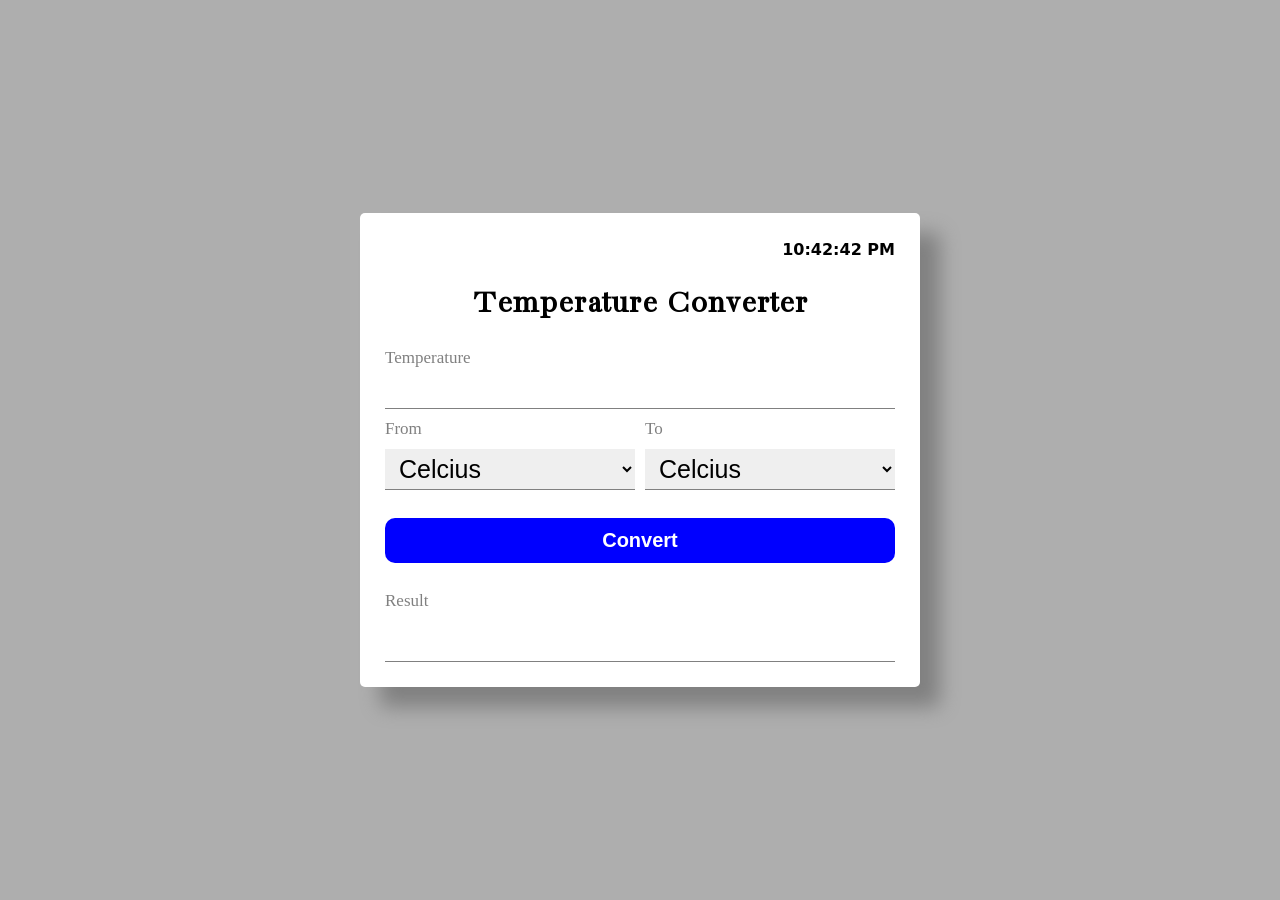
<file: Temperature Converter/index.html>
<!DOCTYPE html>
<html lang="en">

<head>
   <meta charset="UTF-8">
   <meta http-equiv="X-UA-Compatible" content="IE=edge">
   <meta name="viewport" content="width=device-width, initial-scale=1.0">
   <link rel="stylesheet" href="style.css">
   <link rel="stylesheet" href="https://cdn.jsdelivr.net/npm/bootstrap-icons@1.9.1/font/bootstrap-icons.css">
   <title>Temperature Converter</title>
</head>

<body>

   <div class="container">

      <div class="task-bar">
         <div id="p1"></div>
      </div>

      <h1>Temperature Converter</h1>

      <div class="input">

         <div style="display: flex; flex-direction: column;">
            <label for="degree">Temperature</label>
            <input type="number" name="degree" id="inputValue" required>
         </div>

         <div class="unit">
            <div>
               <label for="type">From</label>
               <select name="type" id="type1">
                  <option value="celcius">Celcius</option>
                  <option value="fahrenheit">Fahrenheit</option>
                  <option value="kelvin">Kelvin</option>Ś
               </select>
            </div>

            <div>
               <label for="type">To</label>
               <select name="type" id="type2">
                  <option value="celcius">Celcius</option>
                  <option value="fahrenheit">Fahrenheit</option>
                  <option value="kelvin">Kelvin</option>
               </select>
            </div>
         </div>

      </div>

      <button type="submit" id="btn" onclick="temperature()">Convert</button>

      <div class="result">
         <label for="result">Result</label>
         <div id="result"></div>
      </div>

   </div>

   <script src="script.js"></script>
   
</body>

</html>
</file>
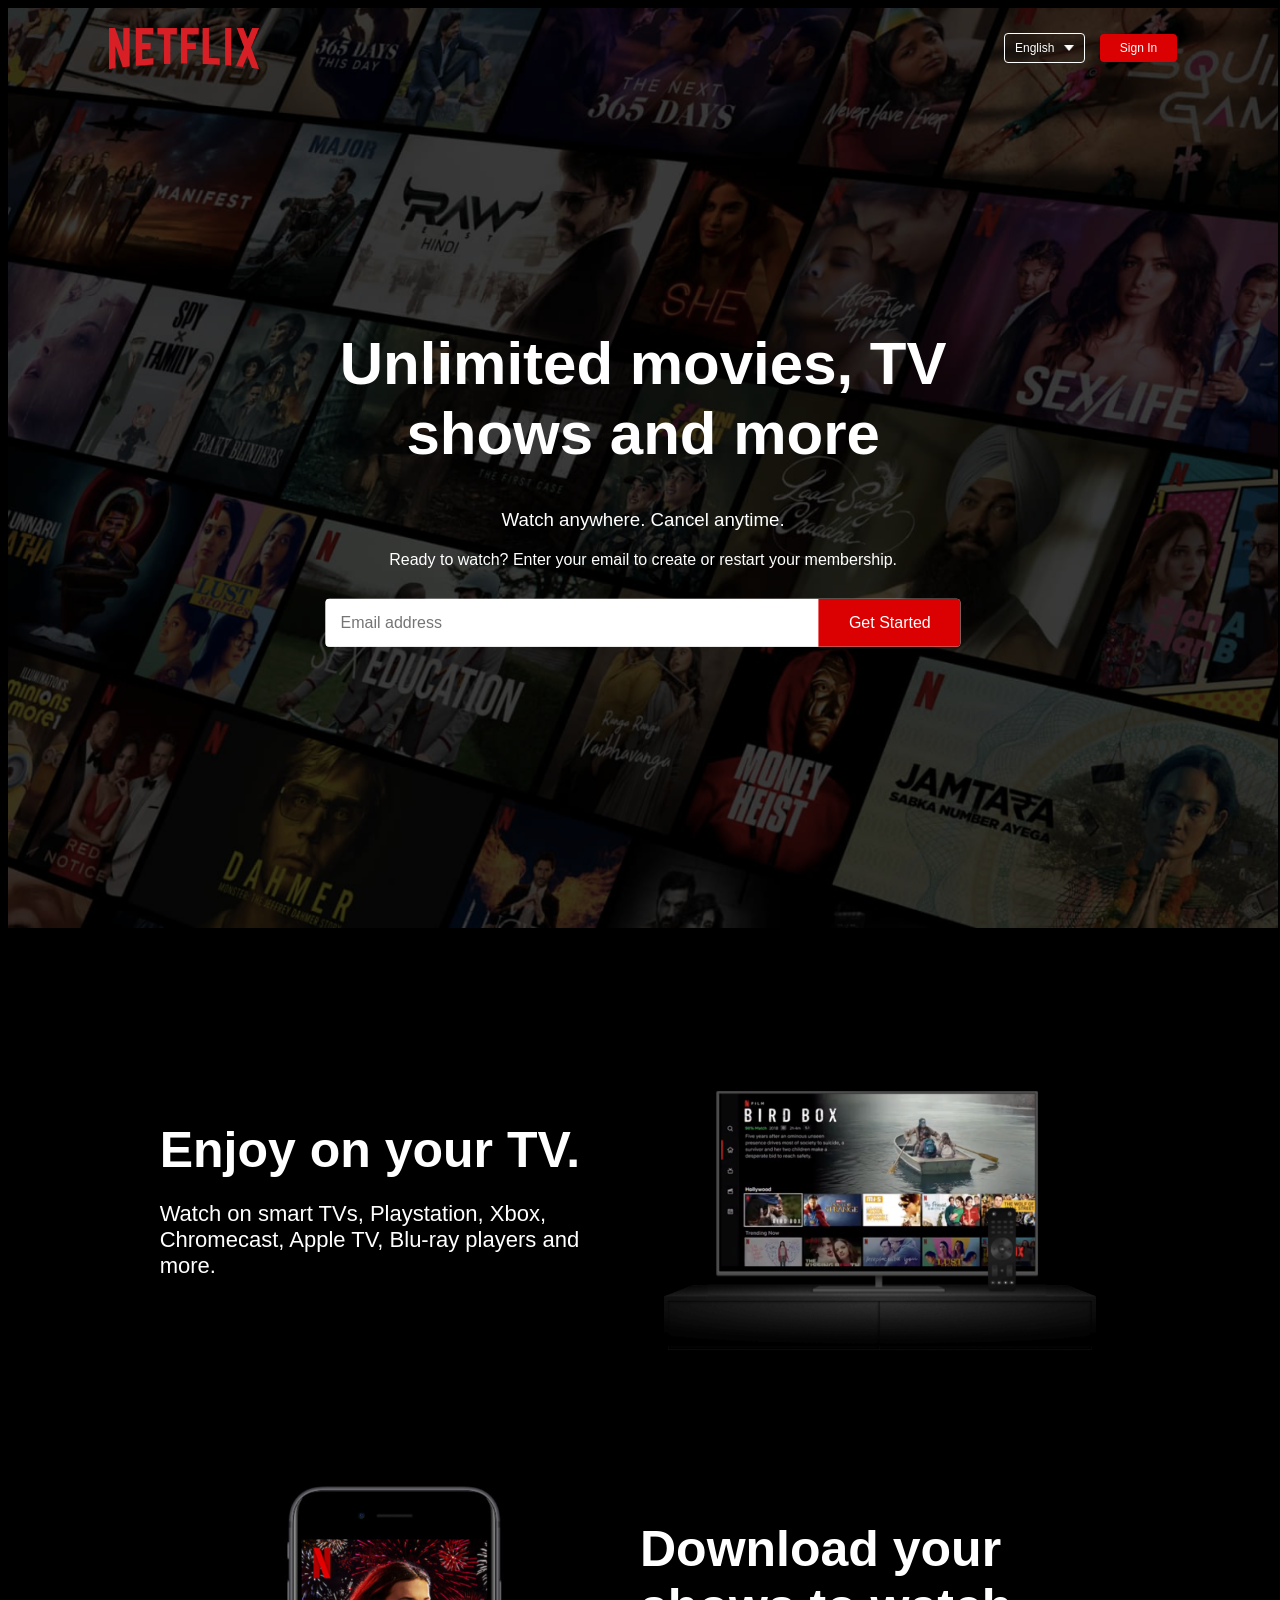
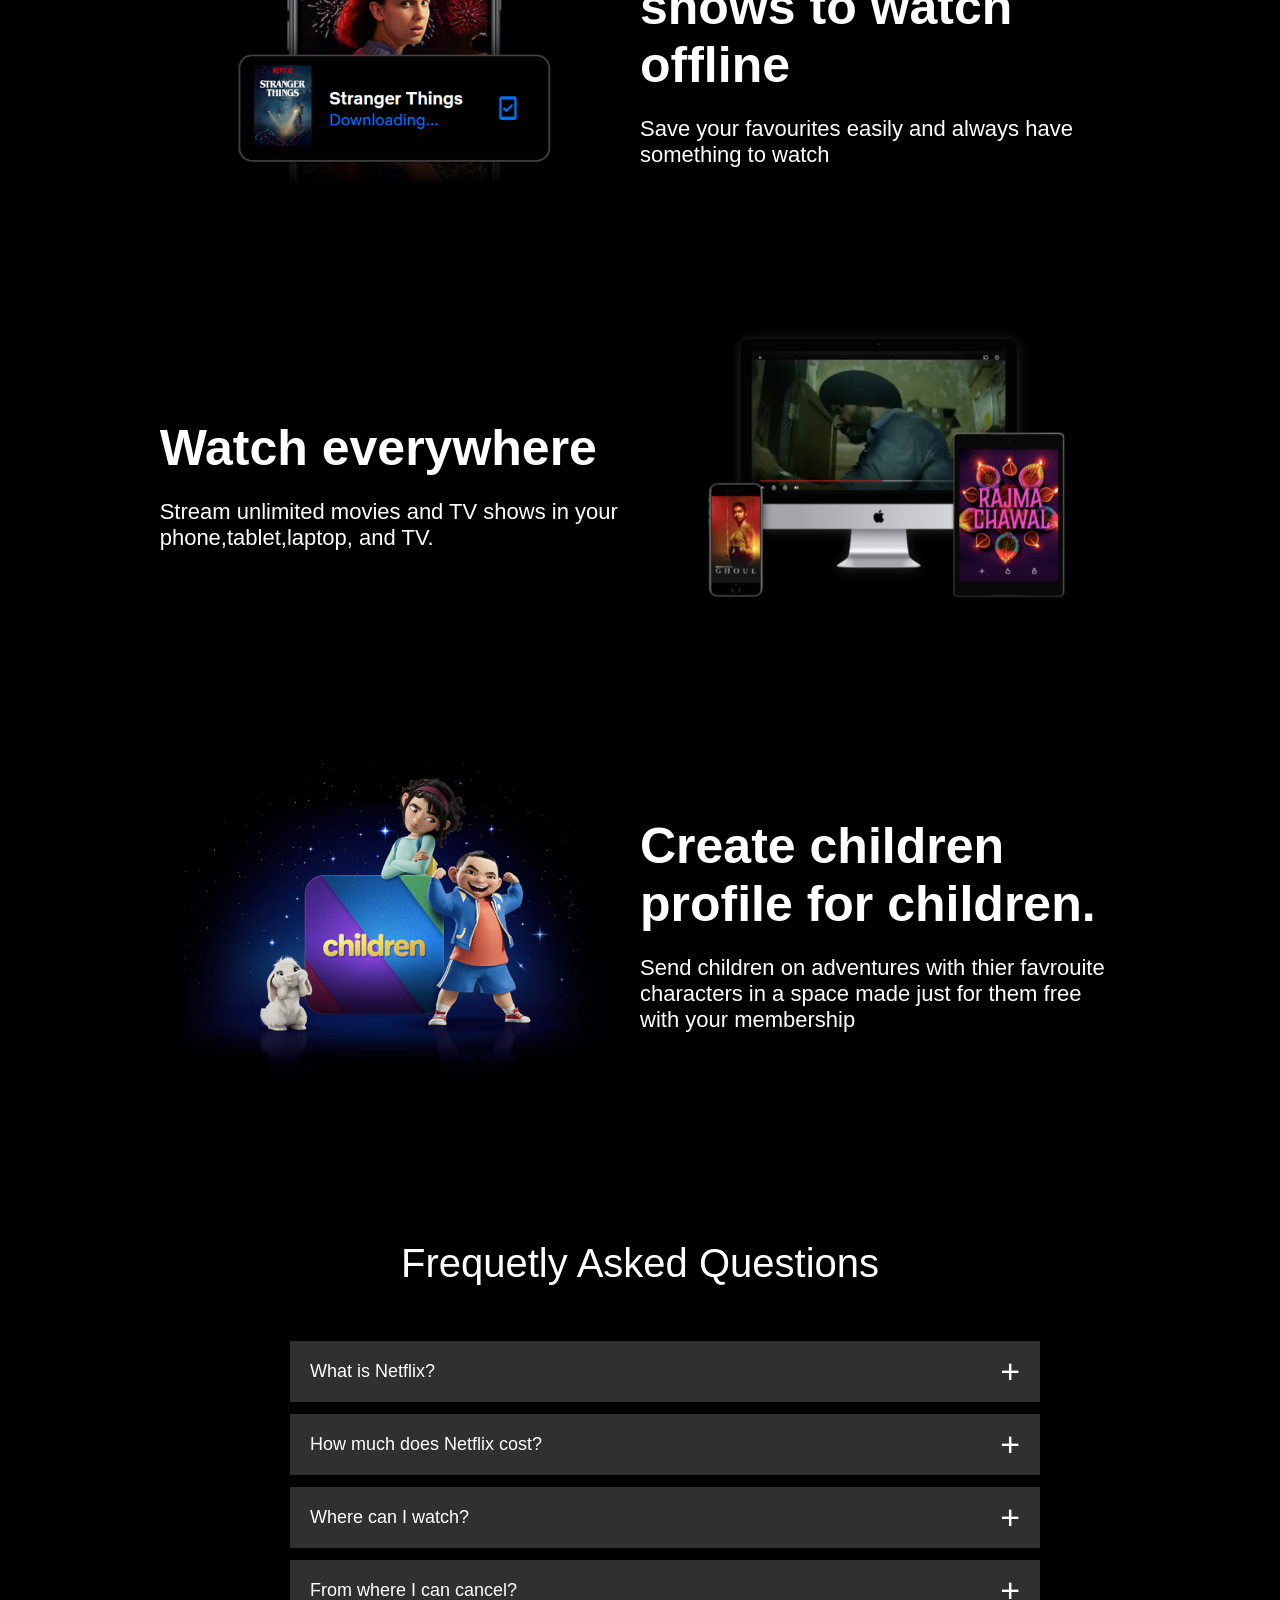
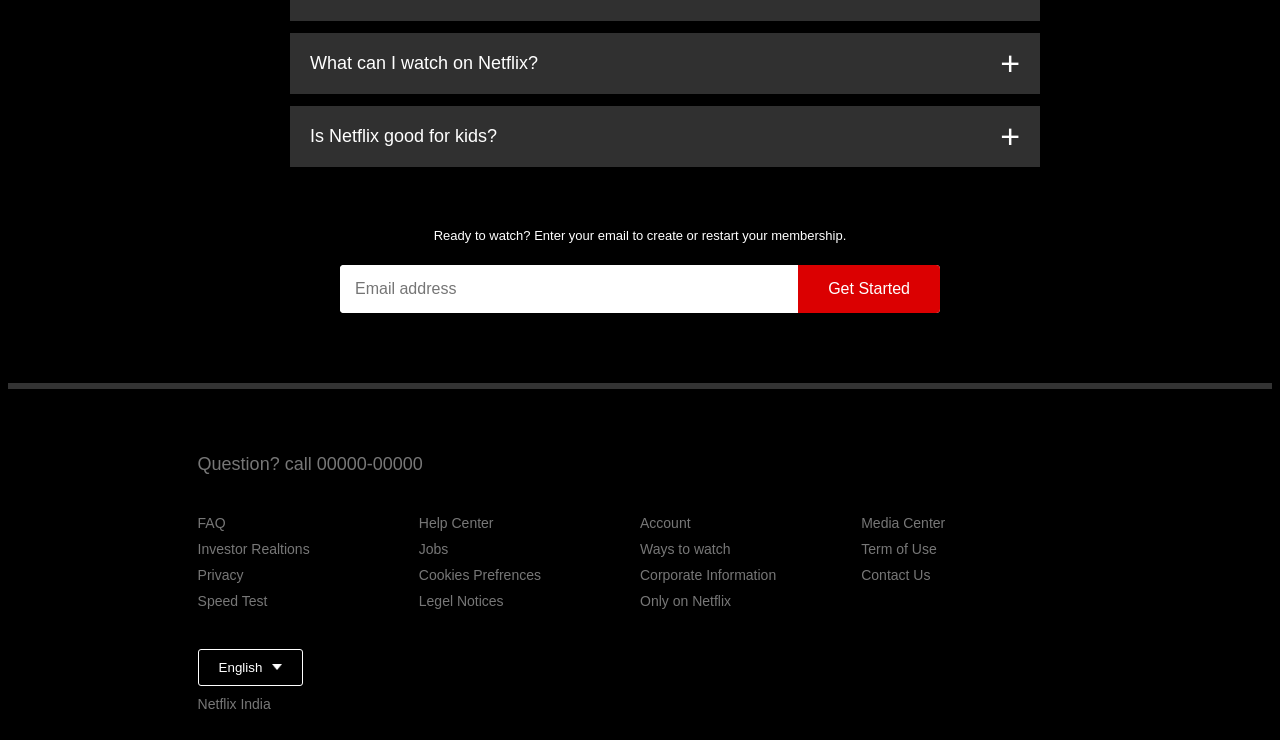
<file: Netflix Clone/netflix.html>
<!DOCTYPE html>
<html lang="en">

<head>
    <meta charset="UTF-8">
    <meta name="viewport" content="width=device-width, initial-scale=1.0">
    <link rel="stylesheet" href="netflix.css">
    <link rel="shortcut icon" href="favicon.ico" type="image/x-icon">
    <title>Netflix</title>
</head>

<body>

    <div class="header">
        <nav>
            <img src="logo.png" alt="logo" class="logo">
            <div>
                <button class="language-btn">English<img src="down-icon.png" alt=""></button>
                <button>Sign In</button>
            </div>
        </nav>

        <div class="header-content">
            <h1>Unlimited movies, TV shows and more</h1>
            <h3>Watch anywhere. Cancel anytime.</h3>
            <p>Ready to watch? Enter your email to create or restart your membership.</p>
            <form class="email-signup">
                <input type="email" placeholder="Email address" required>
                <button type="submit">Get Started</button>
            </form>
        </div>
    </div>

    <div class="features">

        <div class="row">
            <div class="text-col">
                <h2>Enjoy on your TV.</h2>
                <p>Watch on smart TVs, Playstation, Xbox, Chromecast, Apple TV, Blu-ray players and more.</p>
            </div>

            <div class="img-col">
                <img src="feature-1.png">
            </div>
        </div>

        <div class="row">
            <div class="img-col">
                <img src="feature-2.png">
            </div>

            <div class="text-col">
                <h2>Download your shows to watch offline</h2>
                <p>Save your favourites easily and always have something to watch</p>
            </div>
        </div>

        <div class="row">
            <div class="text-col">
                <h2>Watch everywhere</h2>
                <p>Stream unlimited movies and TV shows in your phone,tablet,laptop, and TV.</p>
            </div>

            <div class="img-col">
                <img src="feature-3.png">
            </div>
        </div>

        <div class="row">
            <div class="img-col">
                <img src="feature-4.png">
            </div>

            <div class="text-col">
                <h2>Create children profile for children.</h2>
                <p>Send children on adventures with thier favrouite characters in a space made just for them free with your
                    membership</p>
            </div>
        </div>

    </div>


    <div class="faq">

        <h2>Frequetly Asked Questions</h2>

        <ul class="accordian">

            <li>
                <input type="radio" name="accordian" id="first">
                <label for="first">What is Netflix? </label>
                <div class="content">
                    <p>Lorem ipsum dolor, sit amet consectetur adipisicing elit. Sapiente, eligendi. Vitae, praesentium
                        doloremque quam corporis quo deserunt ad voluptas consectetur fugit, asperiores cum incidunt
                        quis, tenetur error inventore possimus consequuntur quasi.</p>
                </div>
            </li>

            <li>
                <input type="radio" name="accordian" id="second">
                <label for="second">How much does Netflix cost? </label>
                <div class="content">
                    <p>Lorem ipsum dolor, sit amet consectetur adipisicing elit. Sapiente, eligendi. Vitae, praesentium
                        doloremque quam corporis quo deserunt ad voluptas consectetur fugit, asperiores cum incidunt
                        quis, tenetur error inventore possimus consequuntur quasi.</p>
                </div>
            </li>

            <li>
                <input type="radio" name="accordian" id="third">
                <label for="third">Where can I watch? </label>
                <div class="content">
                    <p>Lorem ipsum dolor, sit amet consectetur adipisicing elit. Sapiente, eligendi. Vitae, praesentium
                        doloremque quam corporis quo deserunt ad voluptas consectetur fugit, asperiores cum incidunt
                        quis, tenetur error inventore possimus consequuntur quasi.</p>
                </div>
            </li>

            <li>
                <input type="radio" name="accordian" id="fourth">
                <label for="fourth">From where I can cancel? </label>
                <div class="content">
                    <p>Lorem ipsum dolor, sit amet consectetur adipisicing elit. Sapiente, eligendi. Vitae, praesentium
                        doloremque quam corporis quo deserunt ad voluptas consectetur fugit, asperiores cum incidunt
                        quis, tenetur error inventore possimus consequuntur quasi.</p>
                </div>
            </li>

            <li>
                <input type="radio" name="accordian" id="fifth">
                <label for="fifth">What can I watch on Netflix? </label>
                <div class="content">
                    <p>Lorem ipsum dolor, sit amet consectetur adipisicing elit. Sapiente, eligendi. Vitae, praesentium
                        doloremque quam corporis quo deserunt ad voluptas consectetur fugit, asperiores cum incidunt
                        quis, tenetur error inventore possimus consequuntur quasi.</p>
                </div>
            </li>

            <li>
                <input type="radio" name="accordian" id="sixth">
                <label for="sixth">Is Netflix good for kids? </label>
                <div class="content">
                    <p>Lorem ipsum dolor, sit amet consectetur adipisicing elit. Sapiente, eligendi. Vitae, praesentium
                        doloremque quam corporis quo deserunt ad voluptas consectetur fugit, asperiores cum incidunt
                        quis, tenetur error inventore possimus consequuntur quasi.</p>
                </div>
            </li>

        </ul>

        <small>Ready to watch? Enter your email to create or restart your membership.</small>

        <form class="email-signup">
            <input type="email" placeholder="Email address" required>
            <button type="submit">Get Started</button>
        </form>

    </div>


    <div class="footer">

        <h2>Question? call 00000-00000</h2>

        <div class="row">
            <div class="col">
                <a href="#">FAQ</a>
                <a href="#">Investor Realtions</a>
                <a href="#">Privacy</a>
                <a href="#">Speed Test</a>
            </div>

            <div class="col">
                <a href="#">Help Center</a>
                <a href="#">Jobs</a>
                <a href="#">Cookies Prefrences</a>
                <a href="#">Legel Notices</a>
            </div>

            <div class="col">
                <a href="#">Account</a>
                <a href="#">Ways to watch </a>
                <a href="#">Corporate Information</a>
                <a href="#">Only on Netflix</a>
            </div>

            <div class="col">
                <a href="#">Media Center</a>
                <a href="#">Term of Use</a>
                <a href="#">Contact Us</a>
            </div>
        </div>

        <button class="language-btn">English<img src="down-icon.png" alt=""></button>
        <p class="copyright-text">Netflix India</p>
        
    </div>
</body>

</html>
</file>
<file: Temperature Converter/style.css>
@import url('https://fonts.googleapis.com/css2?family=Lobster&display=swap');
@import url('https://fonts.googleapis.com/css2?family=Bacasime+Antique&family=Dancing+Script:wght@600&family=Kanit:ital@1&family=Poppins:wght@400;500;700&family=Ubuntu:wght@300&display=swap');

*
{
   margin: 0;
   padding: 0;
}

body
{
   height: 100vh;
   background-color: rgb(174, 174, 174);
   display: flex;
   justify-content: center;
   align-items: center;
   position: relative;
}

.container
{
   background-color: white;
   width: 510px;
   /* height: 373px; */
   padding: 25px 25px;
   border-radius: 5px;
   display: flex;
   flex-direction: column;
   gap: 28px;
   box-shadow: 20px 20px 20px grey;
}

.container h1
{
   font-family: 'Bacasime Antique', serif;
   font-size: 33px;
   font-weight: 700;
   text-align: center;
   user-select: none;
   letter-spacing: 1px;
}

.task-bar
{
   user-select: none;
   padding: 2px 0 0 0;
}

#p1
{
   font-family: system-ui;
   font-weight: 600;
   float: right;
}

.input
{
   display: flex;
   flex-direction: column;
   gap: 10px;
}

.input:first-child
{
   display: flex;
   flex-direction: column;
   gap: 10px;
}

.unit
{
   display: flex;
   gap: 10px;
}

.unit div
{
   display: flex;
   flex-direction: column;
   gap: 10px;
   width: 100%;
}

#small
{
   font-size: 13px;
}

#result, #inputValue
{
   height: 40px;
   font-size: 25px;
   border: 1px solid gray;
   border-left: none;
   border-right: none;
   border-top: none;
   outline: none;
   padding: 0 10px;
   font-weight: 600;
   font-family: system-ui, -apple-system, BlinkMacSystemFont, 'Segoe UI', Roboto, Oxygen, Ubuntu, Cantarell, 'Open Sans', 'Helvetica Neue', sans-serif;
}

#result:focus, #inputValue:focus
{
   height: 40px;
   font-size: 25px;
   border: 1px solid rgb(130, 130, 255);
   border-left: none;
   border-right: none;
   border-top: none;
   outline: none;
   padding: 0 10px;
}

#btn
{
   height: 45px;
   font-size: 20px;
   font-weight: 600;
   background-color: blue;
   color: white;
   border: none;
   border-radius: 10px;
   cursor: pointer;

}

#btn:active
{
   height: 45px;
   font-size: 20px;
   font-weight: 600;
   background-color: rgb(108, 108, 255);
   color: white;
   border: none;
   border-radius: 10px;
   cursor: pointer;
}

.result
{
   display: flex;
   flex-direction: column;
   gap: 10px;
}

#type1, #type2
{
   height: 41px;
   font-size: 25px;
   border: 1px solid gray;
   border-left: none;
   border-right: none;
   border-top: none;
   outline: none;
   padding: 0 10px;
}

#type1:focus, #type2:focus
{
   height: 41px;
   font-size: 25px;
   border: 1px solid rgb(130, 130, 255);
   border-left: none;
   border-right: none;
   border-top: none;
   outline: none;
   padding: 0 10px;
}

label
{
   font-size: 17px;
   font-family: -webkit-pictograph;
   color: gray;
}

.footer
{
   height: 5vh;
   width: 100vw;
   position: absolute;
   bottom: 0px;
   display: flex;
   justify-content: center;
   align-items: center;
}



@media only screen and (max-width: 575px)
{
   .container
   {
      transform: scale(0.95);
   }
}

@media only screen and (max-width: 425px)
{
   .container
   {
      transform: scale(0.9);
   }
}

@media only screen and (max-width: 340px)
{
   .container
   {
      transform: scale(0.8);
   }
}
</file>
<file: Netflix Clone/netflix.css>
body
{
   background-color: black;
   color: white;
   font-family: Arial, Helvetica, sans-serif;
}

.header
{
   height: 100vh;
   width: 84.5%;
   background-image: linear-gradient(rgba(0,0,0,0.7),rgba(0,0,0,0.7)),url(header-image.png);
   background-size: cover;
   background-position: center;
   padding: 10px 8%;
   position: relative;
}

nav
{
   display: flex;
   align-items: center;
   justify-content: space-between;
   padding: 10px 0;
}

.logo
{
   width: 150px;
   cursor: pointer;
}

nav button
{
   border: 0;
   outline: 0;
   background-color: #db0001;
   color: #fff;
   padding: 7px 20px;
   font-size: 12px;
   border-radius: 4px;
   margin-left: 10px;
   cursor: pointer;
}

.language-btn
{
   display: inline-flex;
   align-items: center;
   background: transparent;
   border: 1px solid #fff;
   padding: 7px 10px;
}

.language-btn img
{
   width: 10px;
   margin-left: 10px;
}

.header-content
{
   position: absolute;
   top: 50%;
   left: 50%;
   transform: translate(-50%,-50%);
   text-align: center;
}

.header-content h1
{
   font-size: 60px;
   line-height: 70px;
   font-weight: 600;
   max-width: 650px;
}

.header-content h3
{
   font-weight: 400;
   margin-bottom: 20px; 
}

.email-signup
{
   background: #fff;
   border-radius: 4px;
   display: flex;
   align-items: center;
   margin-top: 30px;
   overflow: hidden;
}

.email-signup input
{
   flex: 1;
   border: 0;
   outline: 0;
   padding: 15px 15px ;
   font-size: 16px;
}

.email-signup button
{
   background: #db0001;
   outline: 0;
   border: 0;
   color: #fff;
   font-size: 16px;
   cursor: pointer;
   padding: 15px 30px ;
}

.features
{
   padding: 50px 12%;
   font-size: 22px;
}

.row
{
   display: flex;
   width: 100%;
   align-items: center;
   flex-wrap: wrap;
   padding: 50px 0;
}

.text-col
{
   flex-basis: 50%;
   margin-bottom: 20px;
}

.img-col
{
   flex-basis: 50%;
   margin-bottom: 20px;
}

.img-col img 
{
   display: block;
   width: 90%;
   margin: auto;
}

.features h2
{
   font-size: 50px;
   font-weight: 600;
   margin-bottom: 20px;
}

.faq
{
   padding: 10px 12%;
   text-align: center;
   font-size: 18px;
}

.faq h2
{
   font-weight: 500;
   font-size: 40px;
}

.accordian
{
   margin: 50px auto;
   width: 100%;
   max-width: 750px;
}

.accordian li
{
   list-style: none;
   width: 100%;
   padding: 5px;
}

.accordian li label
{
   display: flex;
   align-items: center;
   padding: 20px;
   font-size: 18px;
   font-weight: 500;
   background: #303030;
   margin-bottom: 2px;
   cursor: pointer;
   position: relative;
}

label::after
{
   content: '+';
   font-size: 34px;
   position: absolute;
   right: 20px;
   transition: transform 0.5s;
}

input[type="radio"]
{
   display: none;
}

.accordian .content 
{
   background: #303030;
   text-align: left;
   padding: 0 20px;
   max-height: 0;
   overflow: hidden;
   transition: max-height 0.5s, padding 0.5s ;
}

.accordian input[type="radio"]:checked + label + .content
{
   max-height:600px;
   padding: 30px 20px;
}

.accordian input[type="radio"]:checked + label::after
{
   transform: rotate(135deg);
}

.faq .email-signup
{
   max-width: 600px;
   margin: 20px auto 60px;
}

.faq small
{
   font-size: 13px;
}

.footer
{
   padding: 50px 15% 10px;
   border-top: 6px solid #333;
   color: #777;
}

.footer h2
{
   font-size: 18px;
   font-weight: 400;
   margin-bottom: 30px;
}

.footer .col
{
   flex-basis: 25%;
   flex-grow: 1;
   margin-bottom: 20px;
}

.footer .col a
{
   display: block;
   text-decoration: none;
   color: #777;
   font-size: 14px;
   margin-bottom: 10px;
}

.footer .row
{
   align-items: flex-start;
   padding: 10px 0;
}

.footer .language-btn
{
   color: #fff;
   padding: 10px 20px;
   border-radius: 3px;
}

.copyright-text
{
   font-size: 14px;
   margin-top: 10px;
   margin-bottom: 10px;
}




@media only screen and (max-width: 600px)
{
   .logo
   {
      width: 100px;
   }

   nav button
   {
      padding: 5px 10px;
   }

   nav .language-btn
   {
      padding: 4px 8px;
   }

   .header-content
   {
      position: unset;
      transform: none;
      padding-top: 150px;
   }

   .header-content h1
   {
      font-size: 30px; 
   }

   .email-signup button
   {
      font-size: 12px;
      padding: 10px 15px;
   }

   .text-col, .img-col
   {
      flex-basis: 100%;
   }

   .features h2
   {
      font-size: 30px;
   }

   .features p
   {
      font-size: 15px;
   }

   .row:nth-child(2), .row:nth-child(4)
   {
      flex-direction: column-reverse;
   }

   .features .row
   {
      padding: 10px 0;
   }

   .faq h2
   {
      font-size: 20px;
   }

   .accordian .content
   {
      font-size: 14px;
   }

   .accordian li label
   {
      padding: 10px;
      font-size: 14px;
   }
   
   label::after
   {
      font-size: 22px;
   }
}
</file>
